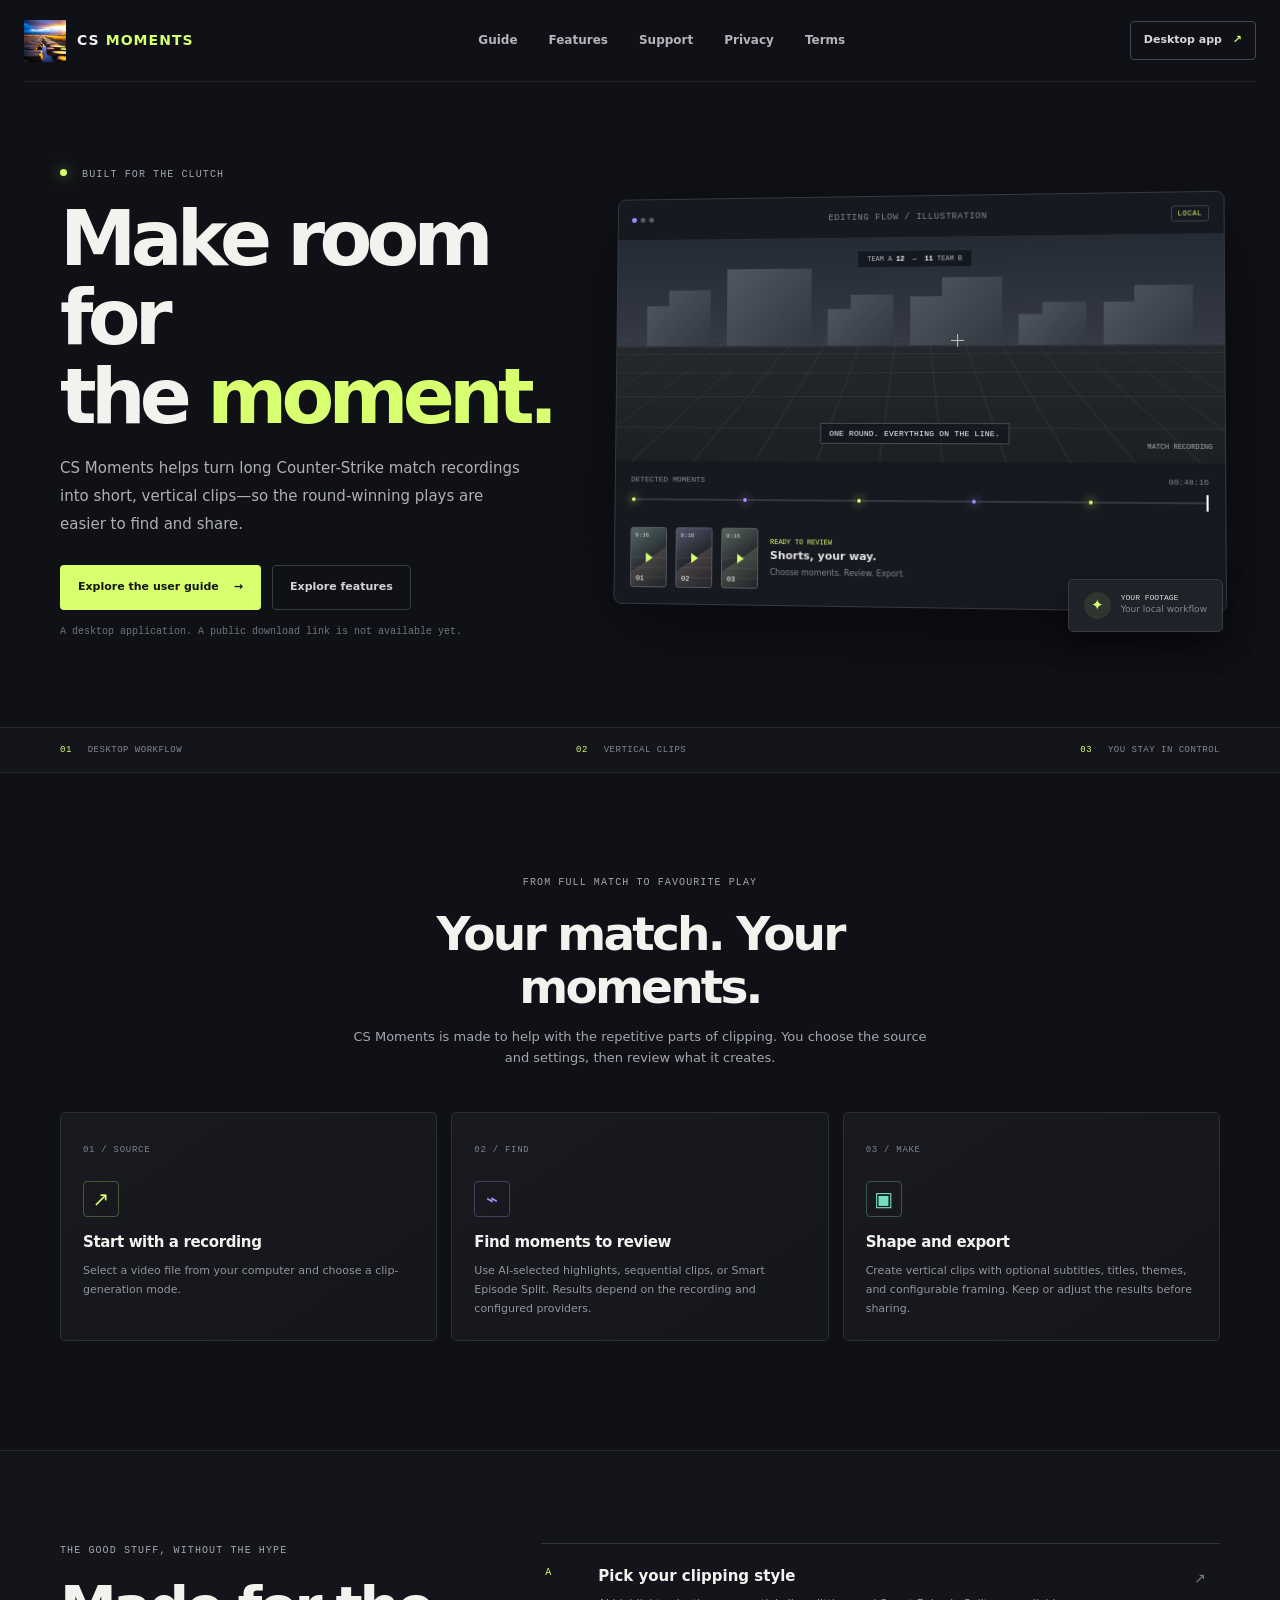
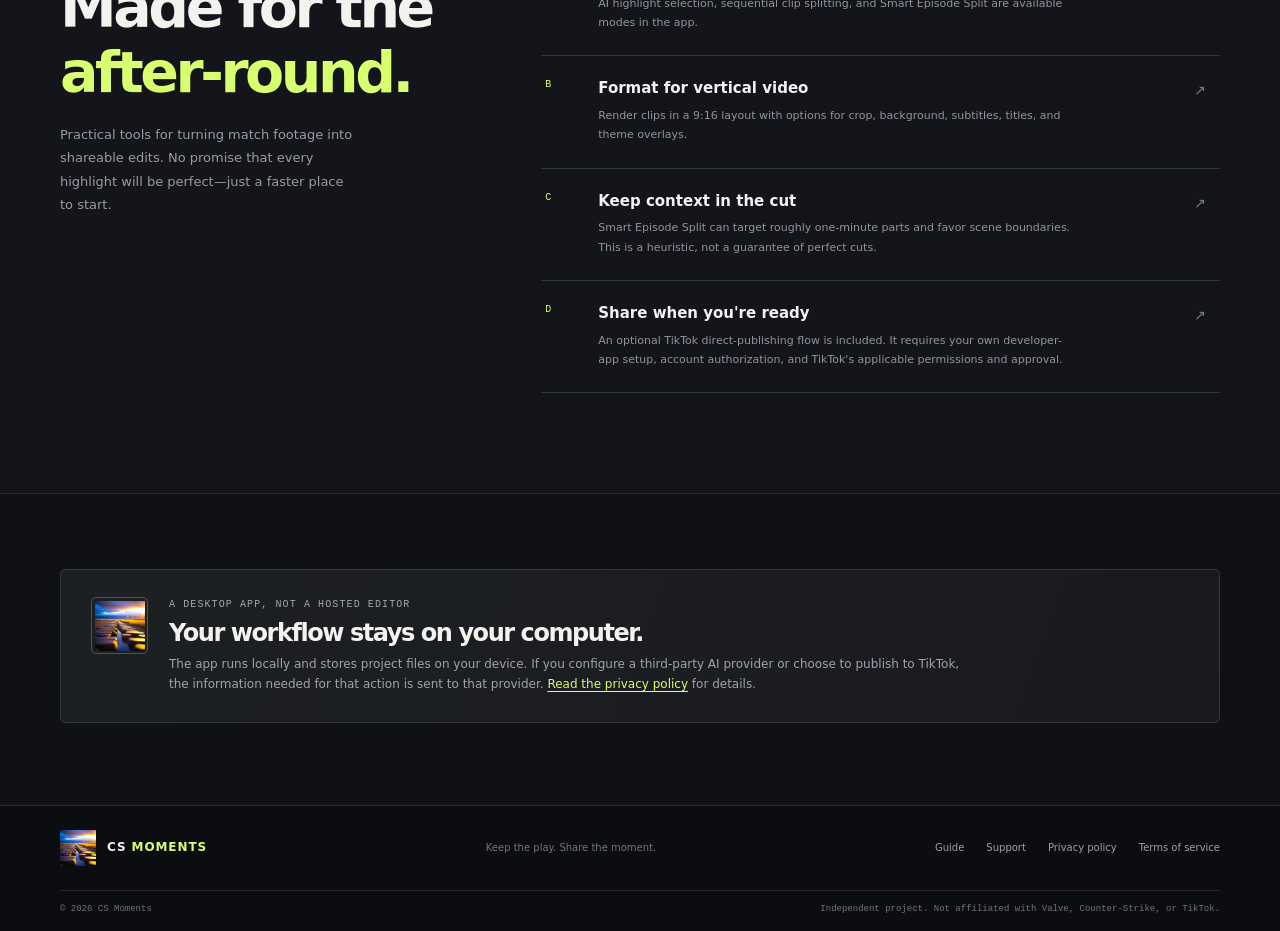
<file: index.html>
<!doctype html>
<html lang="en">
  <head>
    <meta charset="utf-8">
    <meta name="viewport" content="width=device-width, initial-scale=1">
    <meta name="theme-color" content="#101116">
    <meta name="description" content="CS Moments is a desktop app for turning long Counter-Strike match videos into short, vertical highlight clips.">
    <title>CS Moments — Make room for the moment</title>
    <link rel="icon" href="/assets/app-icon.png" type="image/png">
    <link rel="stylesheet" href="/styles.css">
  </head>
  <body>
    <a class="skip-link" href="#main">Skip to content</a>
    <header class="site-header">
      <a class="brand" href="/" aria-label="CS Moments home">
        <img src="/assets/app-icon.png" width="42" height="42" alt="">
        <span>CS <span class="brand-accent">MOMENTS</span></span>
      </a>
      <nav class="main-nav" aria-label="Main navigation">
        <a href="/guide.html">Guide</a>
        <a href="/features.html">Features</a>
        <a href="/support.html">Support</a>
        <a href="/privacy.html">Privacy</a>
        <a href="/terms.html">Terms</a>
      </nav>
      <a class="header-link" href="#availability">Desktop app <span aria-hidden="true">↗</span></a>
    </header>

    <main id="main">
      <section class="hero page-width" aria-labelledby="hero-title">
        <div class="hero-copy">
          <p class="eyebrow"><span class="eyebrow-dot"></span> BUILT FOR THE CLUTCH</p>
          <h1 id="hero-title">Make room for<br>the <span class="accent-text">moment.</span></h1>
          <p class="hero-lede">CS Moments helps turn long Counter-Strike match recordings into short, vertical clips—so the round-winning plays are easier to find and share.</p>
          <div class="hero-actions">
            <a class="button button-primary" href="/guide.html">Explore the user guide <span aria-hidden="true">→</span></a>
            <a class="button button-secondary" href="/features.html">Explore features</a>
          </div>
          <p class="availability-note" id="availability">A desktop application. A public download link is not available yet.</p>
        </div>
        <div class="hero-art" role="img" aria-label="Illustrative graphic showing a match timeline and vertical highlight clips">
          <div class="art-glow"></div>
          <div class="editor-card">
            <div class="editor-top"><span class="window-dots" aria-hidden="true"><i></i><i></i><i></i></span><span>EDITING FLOW / ILLUSTRATION</span><span class="live-pill">LOCAL</span></div>
            <div class="match-frame">
              <div class="frame-grid" aria-hidden="true"></div>
              <div class="frame-skyline" aria-hidden="true"><i></i><i></i><i></i><i></i><i></i><i></i></div>
              <div class="crosshair" aria-hidden="true"></div>
              <div class="match-score"><span>TEAM A <b>12</b></span><span class="score-separator">—</span><span><b>11</b> TEAM B</span></div>
              <div class="frame-caption">ONE ROUND. EVERYTHING ON THE LINE.</div>
              <div class="frame-label">MATCH RECORDING</div>
            </div>
            <div class="timeline">
              <div class="timeline-label"><span>DETECTED MOMENTS</span><span>00:48:16</span></div>
              <div class="timeline-track"><i></i><i></i><i></i><i></i><i></i><b></b></div>
            </div>
            <div class="clip-row">
              <div class="clip-thumb"><span>9:16</span><i></i><b>01</b></div>
              <div class="clip-thumb clip-thumb-two"><span>9:16</span><i></i><b>02</b></div>
              <div class="clip-thumb clip-thumb-three"><span>9:16</span><i></i><b>03</b></div>
              <div class="clip-copy"><span>READY TO REVIEW</span><strong>Shorts, your way.</strong><small>Choose moments. Review. Export.</small></div>
            </div>
          </div>
          <div class="floating-tag"><span class="tag-spark" aria-hidden="true">✦</span><span><b>YOUR FOOTAGE</b><small>Your local workflow</small></span></div>
        </div>
      </section>

      <section class="proof-strip" aria-label="Product summary">
        <div class="page-width proof-inner">
          <p><span>01</span> DESKTOP WORKFLOW</p>
          <p><span>02</span> VERTICAL CLIPS</p>
          <p><span>03</span> YOU STAY IN CONTROL</p>
        </div>
      </section>

      <section class="section page-width" id="how-it-works" aria-labelledby="how-title">
        <div class="section-heading">
          <p class="eyebrow">FROM FULL MATCH TO FAVOURITE PLAY</p>
          <h2 id="how-title">Your match. Your moments.</h2>
          <p>CS Moments is made to help with the repetitive parts of clipping. You choose the source and settings, then review what it creates.</p>
        </div>
        <div class="steps-grid">
          <article class="step-card">
            <span class="step-number">01 / SOURCE</span>
            <div class="step-icon" aria-hidden="true">↗</div>
            <h3>Start with a recording</h3>
            <p>Select a video file from your computer and choose a clip-generation mode.</p>
          </article>
          <article class="step-card">
            <span class="step-number">02 / FIND</span>
            <div class="step-icon step-icon-purple" aria-hidden="true">⌁</div>
            <h3>Find moments to review</h3>
            <p>Use AI-selected highlights, sequential clips, or Smart Episode Split. Results depend on the recording and configured providers.</p>
          </article>
          <article class="step-card">
            <span class="step-number">03 / MAKE</span>
            <div class="step-icon step-icon-green" aria-hidden="true">▣</div>
            <h3>Shape and export</h3>
            <p>Create vertical clips with optional subtitles, titles, themes, and configurable framing. Keep or adjust the results before sharing.</p>
          </article>
        </div>
      </section>

      <section class="feature-section" id="features" aria-labelledby="features-title">
        <div class="page-width feature-layout">
          <div class="feature-intro">
            <p class="eyebrow">THE GOOD STUFF, WITHOUT THE HYPE</p>
            <h2 id="features-title">Made for the<br><span class="accent-text">after-round.</span></h2>
            <p>Practical tools for turning match footage into shareable edits. No promise that every highlight will be perfect—just a faster place to start.</p>
          </div>
          <div class="feature-list">
            <article class="feature-item"><span class="feature-index">A</span><div><h3>Pick your clipping style</h3><p>AI highlight selection, sequential clip splitting, and Smart Episode Split are available modes in the app.</p></div><span class="feature-arrow" aria-hidden="true">↗</span></article>
            <article class="feature-item"><span class="feature-index">B</span><div><h3>Format for vertical video</h3><p>Render clips in a 9:16 layout with options for crop, background, subtitles, titles, and theme overlays.</p></div><span class="feature-arrow" aria-hidden="true">↗</span></article>
            <article class="feature-item"><span class="feature-index">C</span><div><h3>Keep context in the cut</h3><p>Smart Episode Split can target roughly one-minute parts and favor scene boundaries. This is a heuristic, not a guarantee of perfect cuts.</p></div><span class="feature-arrow" aria-hidden="true">↗</span></article>
            <article class="feature-item"><span class="feature-index">D</span><div><h3>Share when you're ready</h3><p>An optional TikTok direct-publishing flow is included. It requires your own developer-app setup, account authorization, and TikTok's applicable permissions and approval.</p></div><span class="feature-arrow" aria-hidden="true">↗</span></article>
          </div>
        </div>
      </section>

      <section class="local-note page-width" aria-labelledby="local-title">
        <div class="local-mark" aria-hidden="true"><img src="/assets/app-icon.png" width="50" height="50" alt=""></div>
        <div><p class="eyebrow">A DESKTOP APP, NOT A HOSTED EDITOR</p><h2 id="local-title">Your workflow stays on your computer.</h2><p>The app runs locally and stores project files on your device. If you configure a third-party AI provider or choose to publish to TikTok, the information needed for that action is sent to that provider. <a href="/privacy.html">Read the privacy policy</a> for details.</p></div>
      </section>
    </main>

    <footer class="site-footer">
      <div class="page-width footer-main">
        <a class="brand footer-brand" href="/" aria-label="CS Moments home"><img src="/assets/app-icon.png" width="36" height="36" alt=""><span>CS <span class="brand-accent">MOMENTS</span></span></a>
        <p>Keep the play. Share the moment.</p>
        <nav aria-label="Site navigation"><a href="/guide.html">Guide</a><a href="/support.html">Support</a><a href="/privacy.html">Privacy policy</a><a href="/terms.html">Terms of service</a></nav>
      </div>
      <div class="page-width footer-legal"><span>© 2026 CS Moments</span><span>Independent project. Not affiliated with Valve, Counter-Strike, or TikTok.</span></div>
    </footer>
  </body>
</html>
</file>
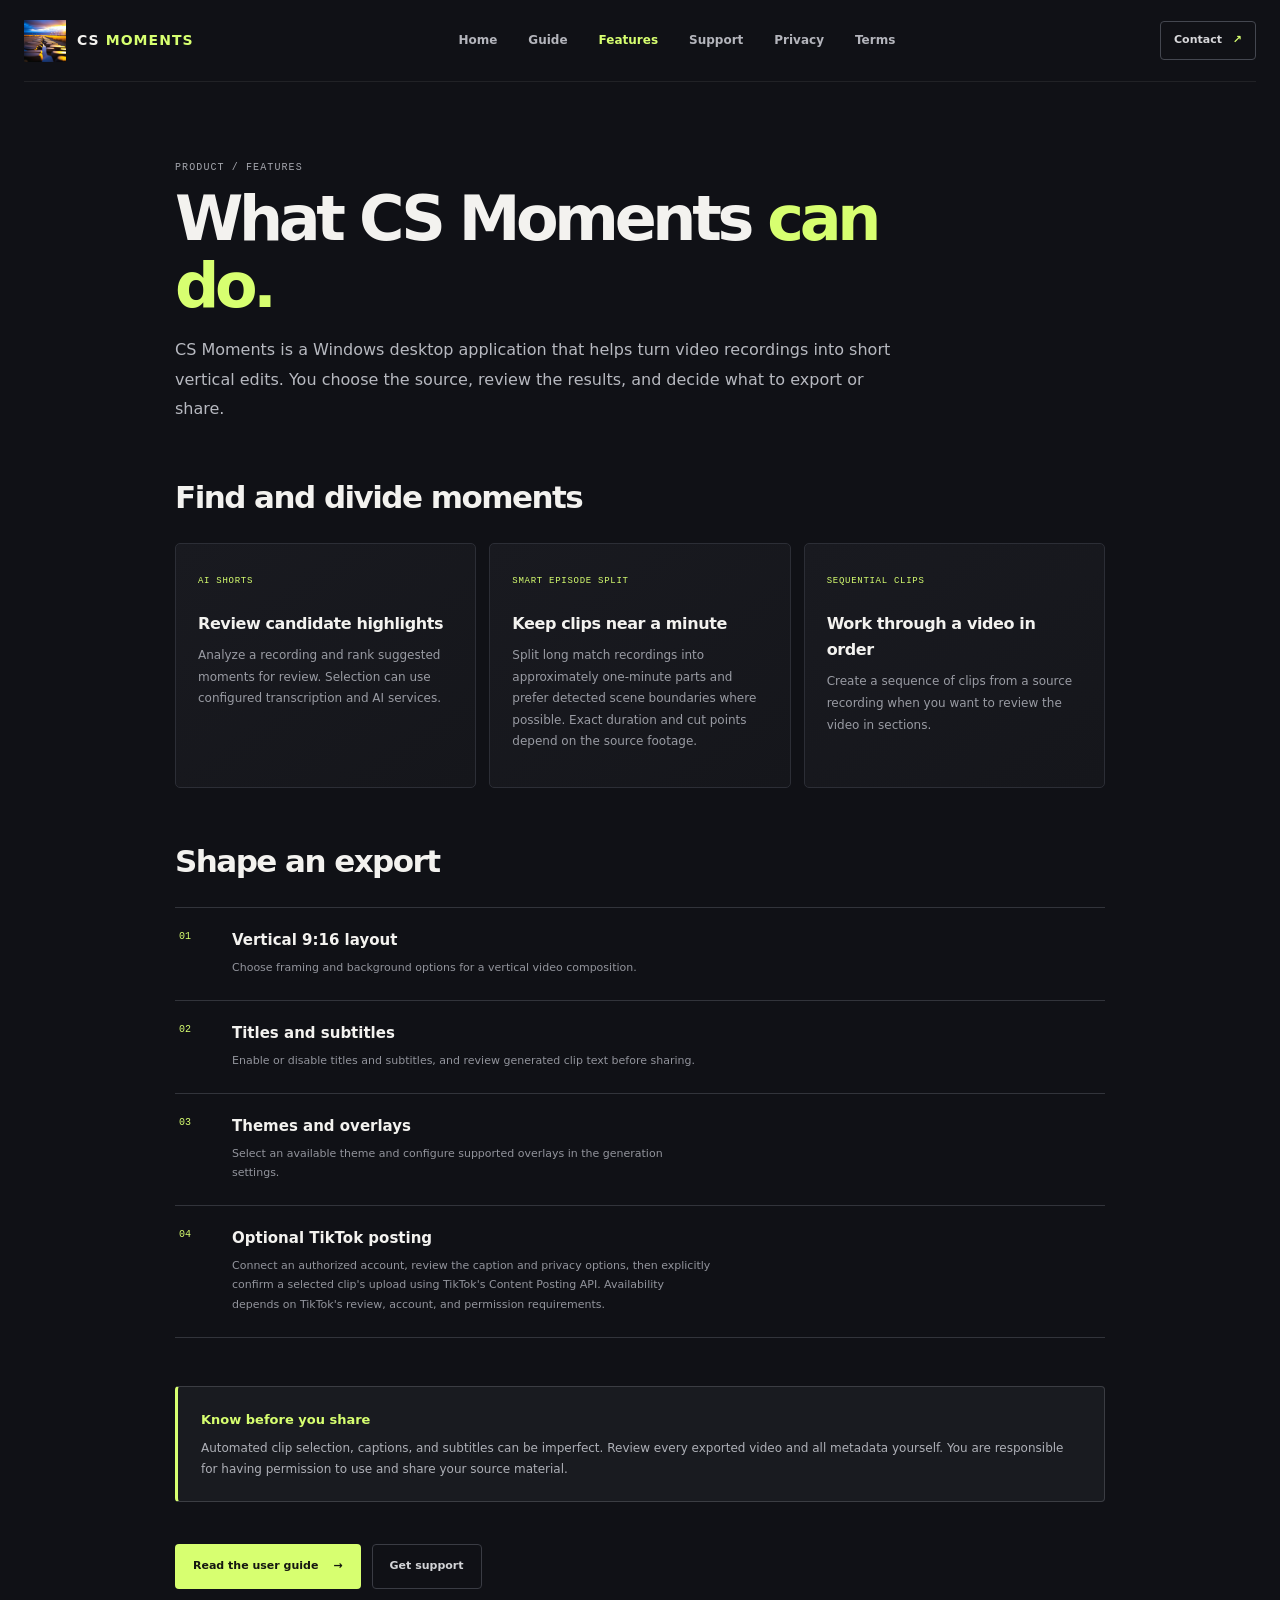
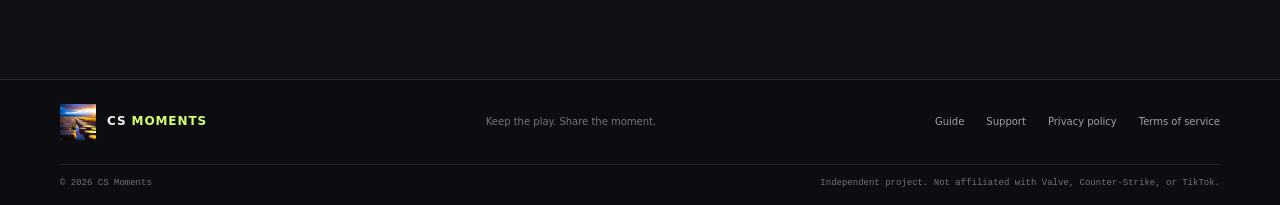
<file: features.html>
<!doctype html>
<html lang="en">
  <head>
    <meta charset="utf-8">
    <meta name="viewport" content="width=device-width, initial-scale=1">
    <meta name="theme-color" content="#101116">
    <meta name="description" content="Learn how CS Moments creates vertical clips, subtitles, titles, and optional TikTok posts from match recordings.">
    <title>Product Features — CS Moments</title>
    <link rel="icon" href="/assets/app-icon.png" type="image/png">
    <link rel="stylesheet" href="/styles.css">
  </head>
  <body>
    <a class="skip-link" href="#main">Skip to content</a>
    <header class="site-header">
      <a class="brand" href="/" aria-label="CS Moments home"><img src="/assets/app-icon.png" width="42" height="42" alt=""><span>CS <span class="brand-accent">MOMENTS</span></span></a>
      <nav class="main-nav" aria-label="Main navigation"><a href="/">Home</a><a href="/guide.html">Guide</a><a aria-current="page" href="/features.html">Features</a><a href="/support.html">Support</a><a href="/privacy.html">Privacy</a><a href="/terms.html">Terms</a></nav>
      <a class="header-link" href="mailto:danil.romoshenko@gmail.com">Contact <span aria-hidden="true">↗</span></a>
    </header>
    <main id="main" class="page-width document-page">
      <p class="eyebrow">PRODUCT / FEATURES</p>
      <h1>What CS Moments <span class="accent-text">can do.</span></h1>
      <p class="document-lede">CS Moments is a Windows desktop application that helps turn video recordings into short vertical edits. You choose the source, review the results, and decide what to export or share.</p>

      <section class="document-section">
        <h2>Find and divide moments</h2>
        <div class="info-grid">
          <article class="info-card"><span class="card-kicker">AI SHORTS</span><h3>Review candidate highlights</h3><p>Analyze a recording and rank suggested moments for review. Selection can use configured transcription and AI services.</p></article>
          <article class="info-card"><span class="card-kicker">SMART EPISODE SPLIT</span><h3>Keep clips near a minute</h3><p>Split long match recordings into approximately one-minute parts and prefer detected scene boundaries where possible. Exact duration and cut points depend on the source footage.</p></article>
          <article class="info-card"><span class="card-kicker">SEQUENTIAL CLIPS</span><h3>Work through a video in order</h3><p>Create a sequence of clips from a source recording when you want to review the video in sections.</p></article>
        </div>
      </section>

      <section class="document-section">
        <h2>Shape an export</h2>
        <div class="feature-list">
          <article class="feature-item"><span class="feature-index">01</span><div><h3>Vertical 9:16 layout</h3><p>Choose framing and background options for a vertical video composition.</p></div></article>
          <article class="feature-item"><span class="feature-index">02</span><div><h3>Titles and subtitles</h3><p>Enable or disable titles and subtitles, and review generated clip text before sharing.</p></div></article>
          <article class="feature-item"><span class="feature-index">03</span><div><h3>Themes and overlays</h3><p>Select an available theme and configure supported overlays in the generation settings.</p></div></article>
          <article class="feature-item"><span class="feature-index">04</span><div><h3>Optional TikTok posting</h3><p>Connect an authorized account, review the caption and privacy options, then explicitly confirm a selected clip's upload using TikTok's Content Posting API. Availability depends on TikTok's review, account, and permission requirements.</p></div></article>
        </div>
      </section>

      <aside class="notice-panel">
        <strong>Know before you share</strong>
        <p>Automated clip selection, captions, and subtitles can be imperfect. Review every exported video and all metadata yourself. You are responsible for having permission to use and share your source material.</p>
      </aside>

      <div class="document-links"><a class="button button-primary" href="/guide.html">Read the user guide <span aria-hidden="true">→</span></a><a class="button button-secondary" href="/support.html">Get support</a></div>
    </main>
    <footer class="site-footer">
      <div class="page-width footer-main"><a class="brand footer-brand" href="/" aria-label="CS Moments home"><img src="/assets/app-icon.png" width="36" height="36" alt=""><span>CS <span class="brand-accent">MOMENTS</span></span></a><p>Keep the play. Share the moment.</p><nav aria-label="Site navigation"><a href="/guide.html">Guide</a><a href="/support.html">Support</a><a href="/privacy.html">Privacy policy</a><a href="/terms.html">Terms of service</a></nav></div>
      <div class="page-width footer-legal"><span>© 2026 CS Moments</span><span>Independent project. Not affiliated with Valve, Counter-Strike, or TikTok.</span></div>
    </footer>
  </body>
</html>
</file>
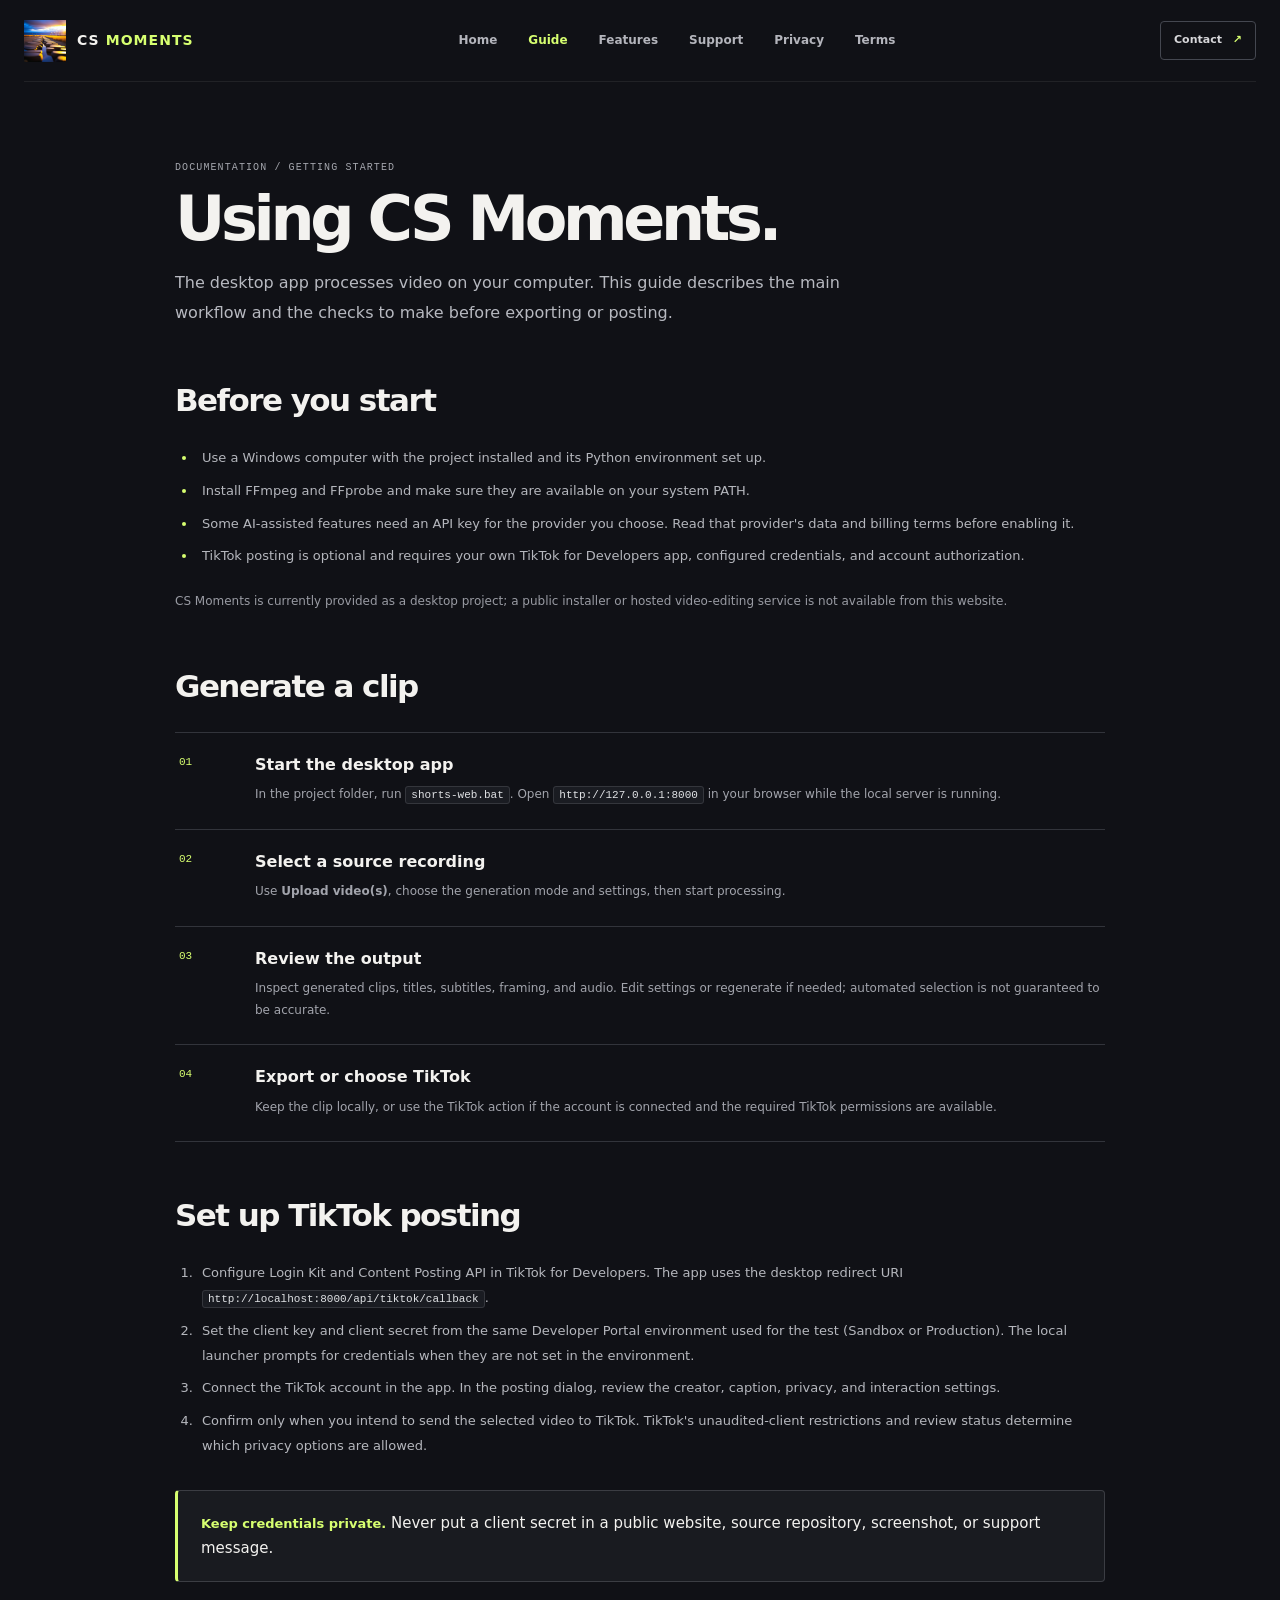
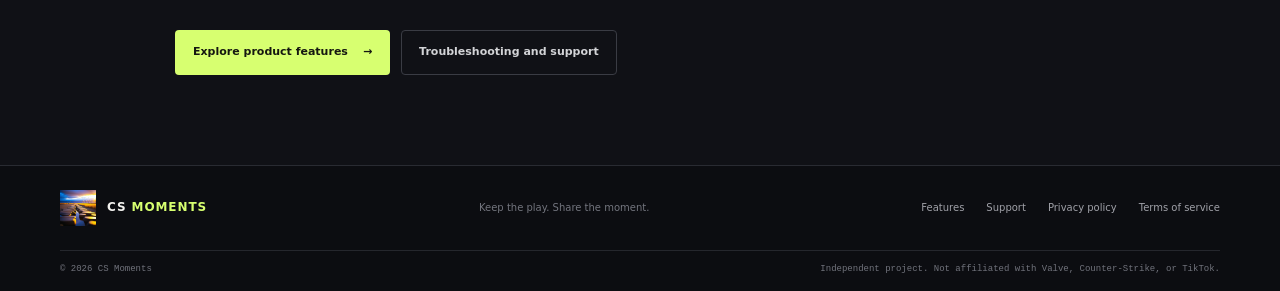
<file: guide.html>
<!doctype html>
<html lang="en">
  <head>
    <meta charset="utf-8">
    <meta name="viewport" content="width=device-width, initial-scale=1">
    <meta name="theme-color" content="#101116">
    <meta name="description" content="User guide for setting up CS Moments, generating vertical clips, and reviewing TikTok posts.">
    <title>User Guide — CS Moments</title>
    <link rel="icon" href="/assets/app-icon.png" type="image/png">
    <link rel="stylesheet" href="/styles.css">
  </head>
  <body>
    <a class="skip-link" href="#main">Skip to content</a>
    <header class="site-header">
      <a class="brand" href="/" aria-label="CS Moments home"><img src="/assets/app-icon.png" width="42" height="42" alt=""><span>CS <span class="brand-accent">MOMENTS</span></span></a>
      <nav class="main-nav" aria-label="Main navigation"><a href="/">Home</a><a aria-current="page" href="/guide.html">Guide</a><a href="/features.html">Features</a><a href="/support.html">Support</a><a href="/privacy.html">Privacy</a><a href="/terms.html">Terms</a></nav>
      <a class="header-link" href="mailto:danil.romoshenko@gmail.com">Contact <span aria-hidden="true">↗</span></a>
    </header>
    <main id="main" class="page-width document-page">
      <p class="eyebrow">DOCUMENTATION / GETTING STARTED</p>
      <h1>Using CS Moments.</h1>
      <p class="document-lede">The desktop app processes video on your computer. This guide describes the main workflow and the checks to make before exporting or posting.</p>

      <section class="document-section">
        <h2>Before you start</h2>
        <ul class="check-list">
          <li>Use a Windows computer with the project installed and its Python environment set up.</li>
          <li>Install FFmpeg and FFprobe and make sure they are available on your system PATH.</li>
          <li>Some AI-assisted features need an API key for the provider you choose. Read that provider's data and billing terms before enabling it.</li>
          <li>TikTok posting is optional and requires your own TikTok for Developers app, configured credentials, and account authorization.</li>
        </ul>
        <p class="muted-copy">CS Moments is currently provided as a desktop project; a public installer or hosted video-editing service is not available from this website.</p>
      </section>

      <section class="document-section">
        <h2>Generate a clip</h2>
        <ol class="guide-steps">
          <li><span>01</span><div><h3>Start the desktop app</h3><p>In the project folder, run <code>shorts-web.bat</code>. Open <code>http://127.0.0.1:8000</code> in your browser while the local server is running.</p></div></li>
          <li><span>02</span><div><h3>Select a source recording</h3><p>Use <strong>Upload video(s)</strong>, choose the generation mode and settings, then start processing.</p></div></li>
          <li><span>03</span><div><h3>Review the output</h3><p>Inspect generated clips, titles, subtitles, framing, and audio. Edit settings or regenerate if needed; automated selection is not guaranteed to be accurate.</p></div></li>
          <li><span>04</span><div><h3>Export or choose TikTok</h3><p>Keep the clip locally, or use the TikTok action if the account is connected and the required TikTok permissions are available.</p></div></li>
        </ol>
      </section>

      <section class="document-section">
        <h2>Set up TikTok posting</h2>
        <ol class="numbered-list">
          <li>Configure Login Kit and Content Posting API in TikTok for Developers. The app uses the desktop redirect URI <code>http://localhost:8000/api/tiktok/callback</code>.</li>
          <li>Set the client key and client secret from the same Developer Portal environment used for the test (Sandbox or Production). The local launcher prompts for credentials when they are not set in the environment.</li>
          <li>Connect the TikTok account in the app. In the posting dialog, review the creator, caption, privacy, and interaction settings.</li>
          <li>Confirm only when you intend to send the selected video to TikTok. TikTok's unaudited-client restrictions and review status determine which privacy options are allowed.</li>
        </ol>
        <p class="notice-panel"><strong>Keep credentials private.</strong> Never put a client secret in a public website, source repository, screenshot, or support message.</p>
      </section>

      <div class="document-links"><a class="button button-primary" href="/features.html">Explore product features <span aria-hidden="true">→</span></a><a class="button button-secondary" href="/support.html">Troubleshooting and support</a></div>
    </main>
    <footer class="site-footer">
      <div class="page-width footer-main"><a class="brand footer-brand" href="/" aria-label="CS Moments home"><img src="/assets/app-icon.png" width="36" height="36" alt=""><span>CS <span class="brand-accent">MOMENTS</span></span></a><p>Keep the play. Share the moment.</p><nav aria-label="Site navigation"><a href="/features.html">Features</a><a href="/support.html">Support</a><a href="/privacy.html">Privacy policy</a><a href="/terms.html">Terms of service</a></nav></div>
      <div class="page-width footer-legal"><span>© 2026 CS Moments</span><span>Independent project. Not affiliated with Valve, Counter-Strike, or TikTok.</span></div>
    </footer>
  </body>
</html>
</file>
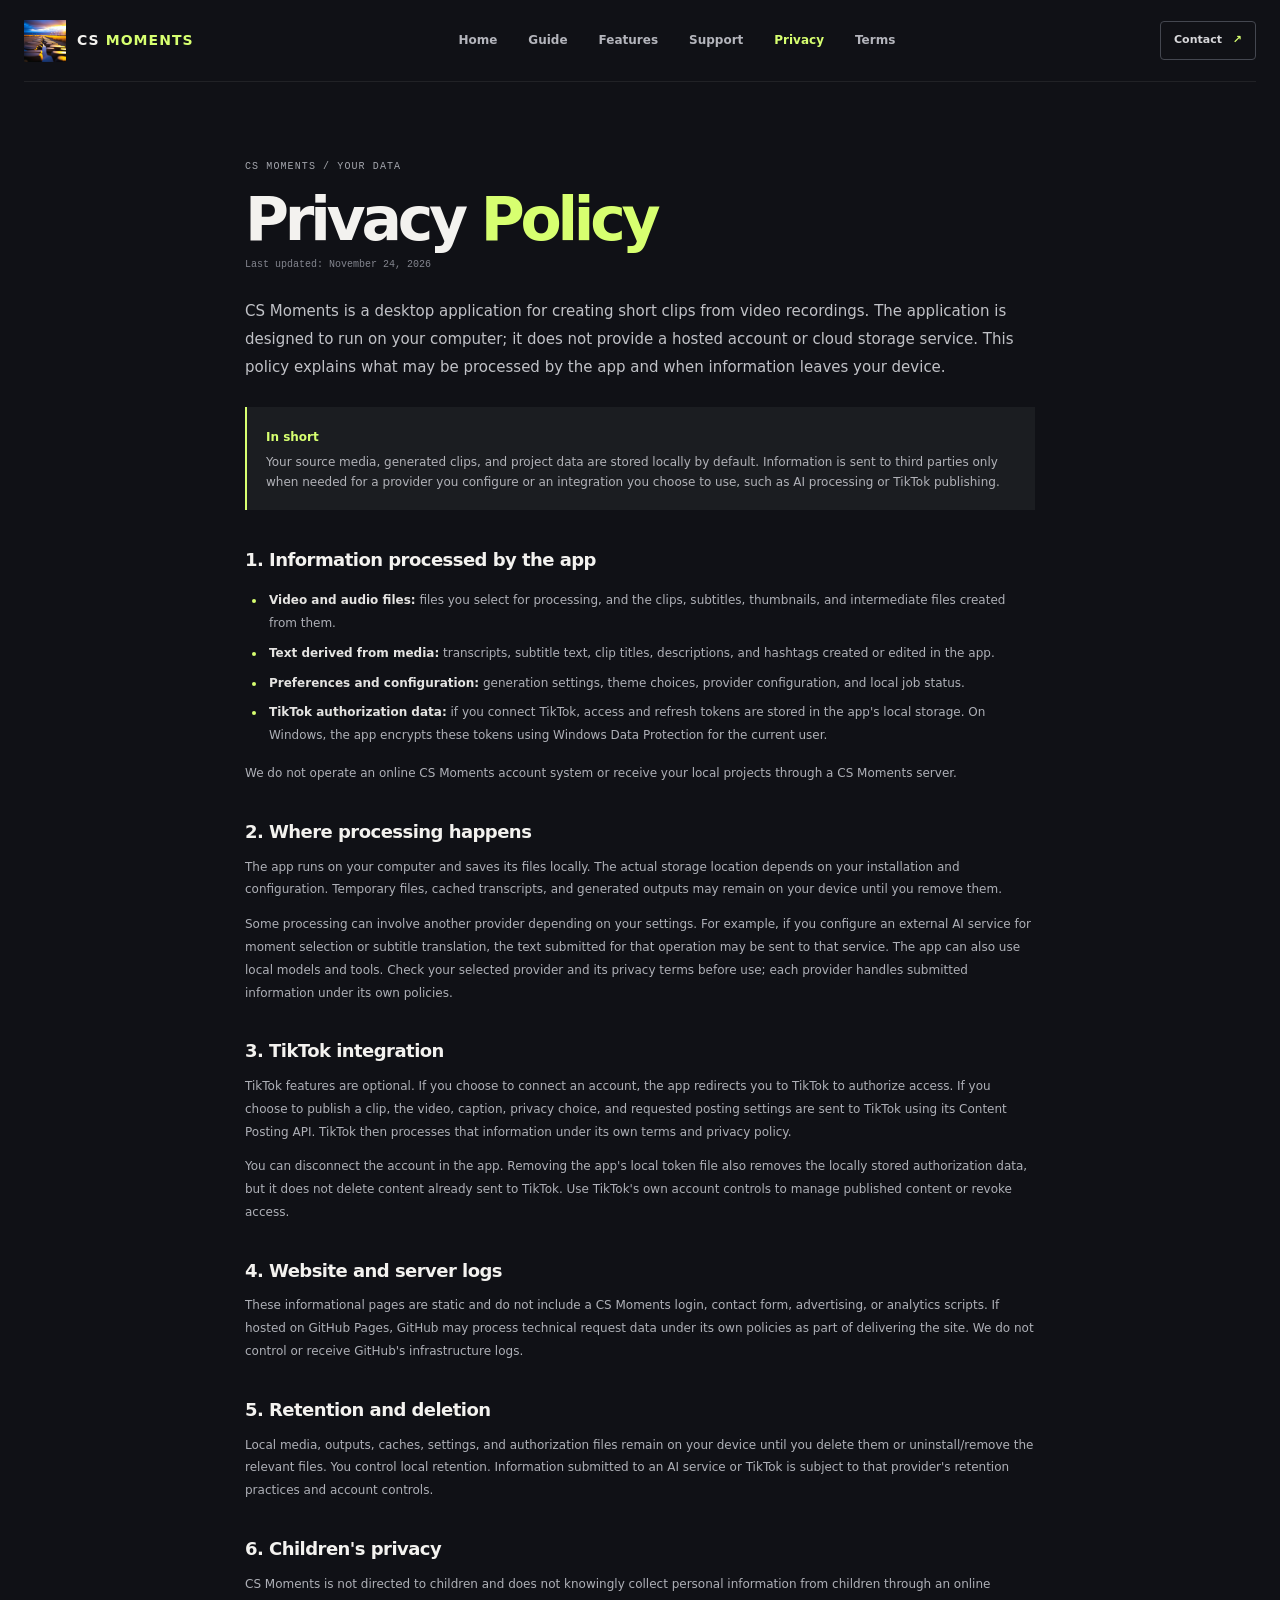
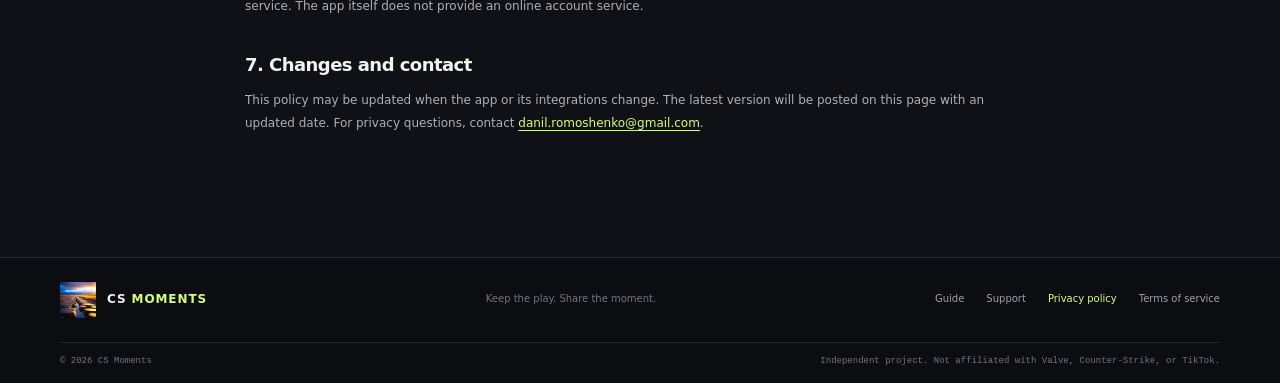
<file: privacy.html>
<!doctype html>
<html lang="en">
  <head>
    <meta charset="utf-8">
    <meta name="viewport" content="width=device-width, initial-scale=1">
    <meta name="theme-color" content="#101116">
    <meta name="description" content="Privacy policy for the CS Moments desktop application and information about how it handles your files and integrations.">
    <title>Privacy Policy — CS Moments</title>
    <link rel="icon" href="/assets/app-icon.png" type="image/png">
    <link rel="stylesheet" href="/styles.css">
  </head>
  <body>
    <a class="skip-link" href="#main">Skip to content</a>
    <header class="site-header">
      <a class="brand" href="/" aria-label="CS Moments home"><img src="/assets/app-icon.png" width="42" height="42" alt=""><span>CS <span class="brand-accent">MOMENTS</span></span></a>
      <nav class="main-nav" aria-label="Main navigation"><a href="/">Home</a><a href="/guide.html">Guide</a><a href="/features.html">Features</a><a href="/support.html">Support</a><a aria-current="page" href="/privacy.html">Privacy</a><a href="/terms.html">Terms</a></nav>
      <a class="header-link" href="mailto:danil.romoshenko@gmail.com">Contact <span aria-hidden="true">↗</span></a>
    </header>
    <main id="main" class="legal-page page-width">
      <p class="eyebrow">CS MOMENTS / YOUR DATA</p>
      <h1>Privacy <span class="accent-text">Policy</span></h1>
      <p class="legal-updated">Last updated: November 24, 2026</p>
      <p class="legal-lede">CS Moments is a desktop application for creating short clips from video recordings. The application is designed to run on your computer; it does not provide a hosted account or cloud storage service. This policy explains what may be processed by the app and when information leaves your device.</p>

      <div class="legal-callout"><strong>In short</strong><p>Your source media, generated clips, and project data are stored locally by default. Information is sent to third parties only when needed for a provider you configure or an integration you choose to use, such as AI processing or TikTok publishing.</p></div>

      <section class="legal-section"><h2>1. Information processed by the app</h2>
        <ul>
          <li><strong>Video and audio files:</strong> files you select for processing, and the clips, subtitles, thumbnails, and intermediate files created from them.</li>
          <li><strong>Text derived from media:</strong> transcripts, subtitle text, clip titles, descriptions, and hashtags created or edited in the app.</li>
          <li><strong>Preferences and configuration:</strong> generation settings, theme choices, provider configuration, and local job status.</li>
          <li><strong>TikTok authorization data:</strong> if you connect TikTok, access and refresh tokens are stored in the app's local storage. On Windows, the app encrypts these tokens using Windows Data Protection for the current user.</li>
        </ul>
        <p>We do not operate an online CS Moments account system or receive your local projects through a CS Moments server.</p>
      </section>

      <section class="legal-section"><h2>2. Where processing happens</h2>
        <p>The app runs on your computer and saves its files locally. The actual storage location depends on your installation and configuration. Temporary files, cached transcripts, and generated outputs may remain on your device until you remove them.</p>
        <p>Some processing can involve another provider depending on your settings. For example, if you configure an external AI service for moment selection or subtitle translation, the text submitted for that operation may be sent to that service. The app can also use local models and tools. Check your selected provider and its privacy terms before use; each provider handles submitted information under its own policies.</p>
      </section>

      <section class="legal-section"><h2>3. TikTok integration</h2>
        <p>TikTok features are optional. If you choose to connect an account, the app redirects you to TikTok to authorize access. If you choose to publish a clip, the video, caption, privacy choice, and requested posting settings are sent to TikTok using its Content Posting API. TikTok then processes that information under its own terms and privacy policy.</p>
        <p>You can disconnect the account in the app. Removing the app's local token file also removes the locally stored authorization data, but it does not delete content already sent to TikTok. Use TikTok's own account controls to manage published content or revoke access.</p>
      </section>

      <section class="legal-section"><h2>4. Website and server logs</h2>
        <p>These informational pages are static and do not include a CS Moments login, contact form, advertising, or analytics scripts. If hosted on GitHub Pages, GitHub may process technical request data under its own policies as part of delivering the site. We do not control or receive GitHub's infrastructure logs.</p>
      </section>

      <section class="legal-section"><h2>5. Retention and deletion</h2>
        <p>Local media, outputs, caches, settings, and authorization files remain on your device until you delete them or uninstall/remove the relevant files. You control local retention. Information submitted to an AI service or TikTok is subject to that provider's retention practices and account controls.</p>
      </section>

      <section class="legal-section"><h2>6. Children's privacy</h2>
        <p>CS Moments is not directed to children and does not knowingly collect personal information from children through an online service. The app itself does not provide an online account service.</p>
      </section>

      <section class="legal-section"><h2>7. Changes and contact</h2>
        <p>This policy may be updated when the app or its integrations change. The latest version will be posted on this page with an updated date. For privacy questions, contact <a href="mailto:danil.romoshenko@gmail.com">danil.romoshenko@gmail.com</a>.</p>
      </section>
    </main>
    <footer class="site-footer">
      <div class="page-width footer-main"><a class="brand footer-brand" href="/" aria-label="CS Moments home"><img src="/assets/app-icon.png" width="36" height="36" alt=""><span>CS <span class="brand-accent">MOMENTS</span></span></a><p>Keep the play. Share the moment.</p><nav aria-label="Site navigation"><a href="/guide.html">Guide</a><a href="/support.html">Support</a><a href="/privacy.html" aria-current="page">Privacy policy</a><a href="/terms.html">Terms of service</a></nav></div>
      <div class="page-width footer-legal"><span>© 2026 CS Moments</span><span>Independent project. Not affiliated with Valve, Counter-Strike, or TikTok.</span></div>
    </footer>
  </body>
</html>
</file>
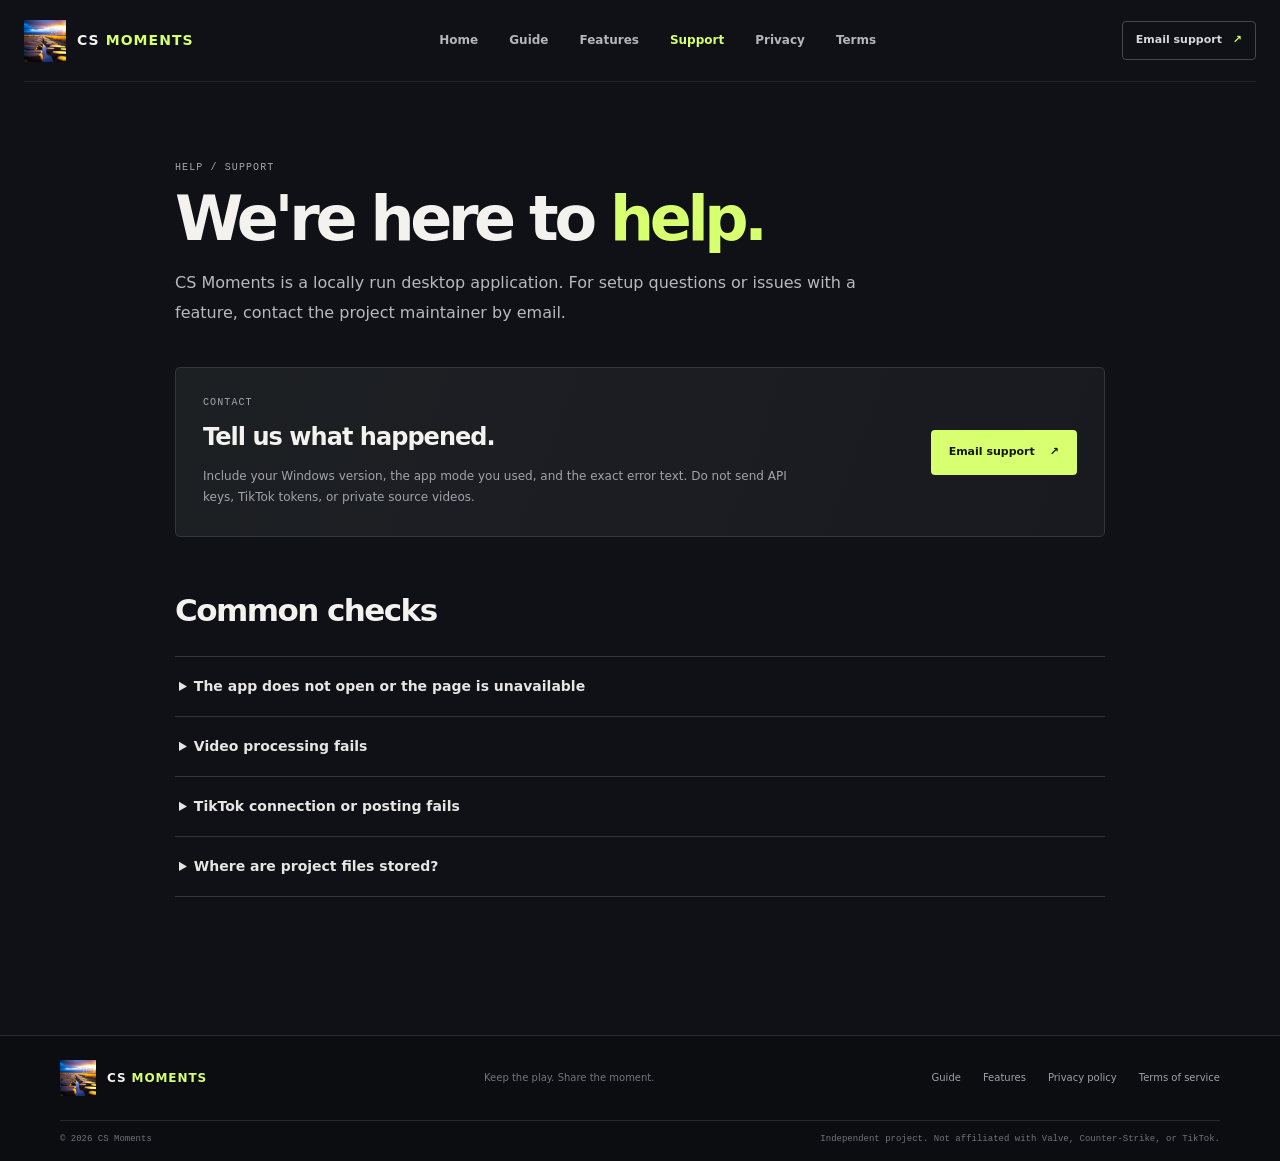
<file: support.html>
<!doctype html>
<html lang="en">
  <head>
    <meta charset="utf-8">
    <meta name="viewport" content="width=device-width, initial-scale=1">
    <meta name="theme-color" content="#101116">
    <meta name="description" content="Help and contact information for CS Moments users.">
    <title>Help and Support — CS Moments</title>
    <link rel="icon" href="/assets/app-icon.png" type="image/png">
    <link rel="stylesheet" href="/styles.css">
  </head>
  <body>
    <a class="skip-link" href="#main">Skip to content</a>
    <header class="site-header">
      <a class="brand" href="/" aria-label="CS Moments home"><img src="/assets/app-icon.png" width="42" height="42" alt=""><span>CS <span class="brand-accent">MOMENTS</span></span></a>
      <nav class="main-nav" aria-label="Main navigation"><a href="/">Home</a><a href="/guide.html">Guide</a><a href="/features.html">Features</a><a aria-current="page" href="/support.html">Support</a><a href="/privacy.html">Privacy</a><a href="/terms.html">Terms</a></nav>
      <a class="header-link" href="mailto:danil.romoshenko@gmail.com">Email support <span aria-hidden="true">↗</span></a>
    </header>
    <main id="main" class="page-width document-page">
      <p class="eyebrow">HELP / SUPPORT</p>
      <h1>We're here to <span class="accent-text">help.</span></h1>
      <p class="document-lede">CS Moments is a locally run desktop application. For setup questions or issues with a feature, contact the project maintainer by email.</p>

      <section class="support-panel">
        <div><p class="eyebrow">CONTACT</p><h2>Tell us what happened.</h2><p>Include your Windows version, the app mode you used, and the exact error text. Do not send API keys, TikTok tokens, or private source videos.</p></div>
        <a class="button button-primary" href="mailto:danil.romoshenko@gmail.com?subject=CS%20Moments%20support">Email support <span aria-hidden="true">↗</span></a>
      </section>

      <section class="document-section">
        <h2>Common checks</h2>
        <div class="faq-list">
          <details><summary>The app does not open or the page is unavailable</summary><p>Confirm that <code>shorts-web.bat</code> is still running in its console window, then open <code>http://127.0.0.1:8000</code>. Check the console for an error and verify the project environment and required packages are installed.</p></details>
          <details><summary>Video processing fails</summary><p>Check that FFmpeg and FFprobe are installed and on PATH, that the input file can be read, and that enough disk space is available. If you contact support, share the error text with file names and private details removed.</p></details>
          <details><summary>TikTok connection or posting fails</summary><p>Confirm the Developer Portal credentials and redirect URI match the environment, that the account is authorized, and that the required product and scope are available. TikTok can restrict unaudited apps to private posting. Do not share credentials or authorization tokens with support.</p></details>
          <details><summary>Where are project files stored?</summary><p>Jobs and generated clips are stored on your computer in the application's configured storage folder. See the <a href="/privacy.html">Privacy Policy</a> for data handling details.</p></details>
        </div>
      </section>
    </main>
    <footer class="site-footer">
      <div class="page-width footer-main"><a class="brand footer-brand" href="/" aria-label="CS Moments home"><img src="/assets/app-icon.png" width="36" height="36" alt=""><span>CS <span class="brand-accent">MOMENTS</span></span></a><p>Keep the play. Share the moment.</p><nav aria-label="Site navigation"><a href="/guide.html">Guide</a><a href="/features.html">Features</a><a href="/privacy.html">Privacy policy</a><a href="/terms.html">Terms of service</a></nav></div>
      <div class="page-width footer-legal"><span>© 2026 CS Moments</span><span>Independent project. Not affiliated with Valve, Counter-Strike, or TikTok.</span></div>
    </footer>
  </body>
</html>
</file>
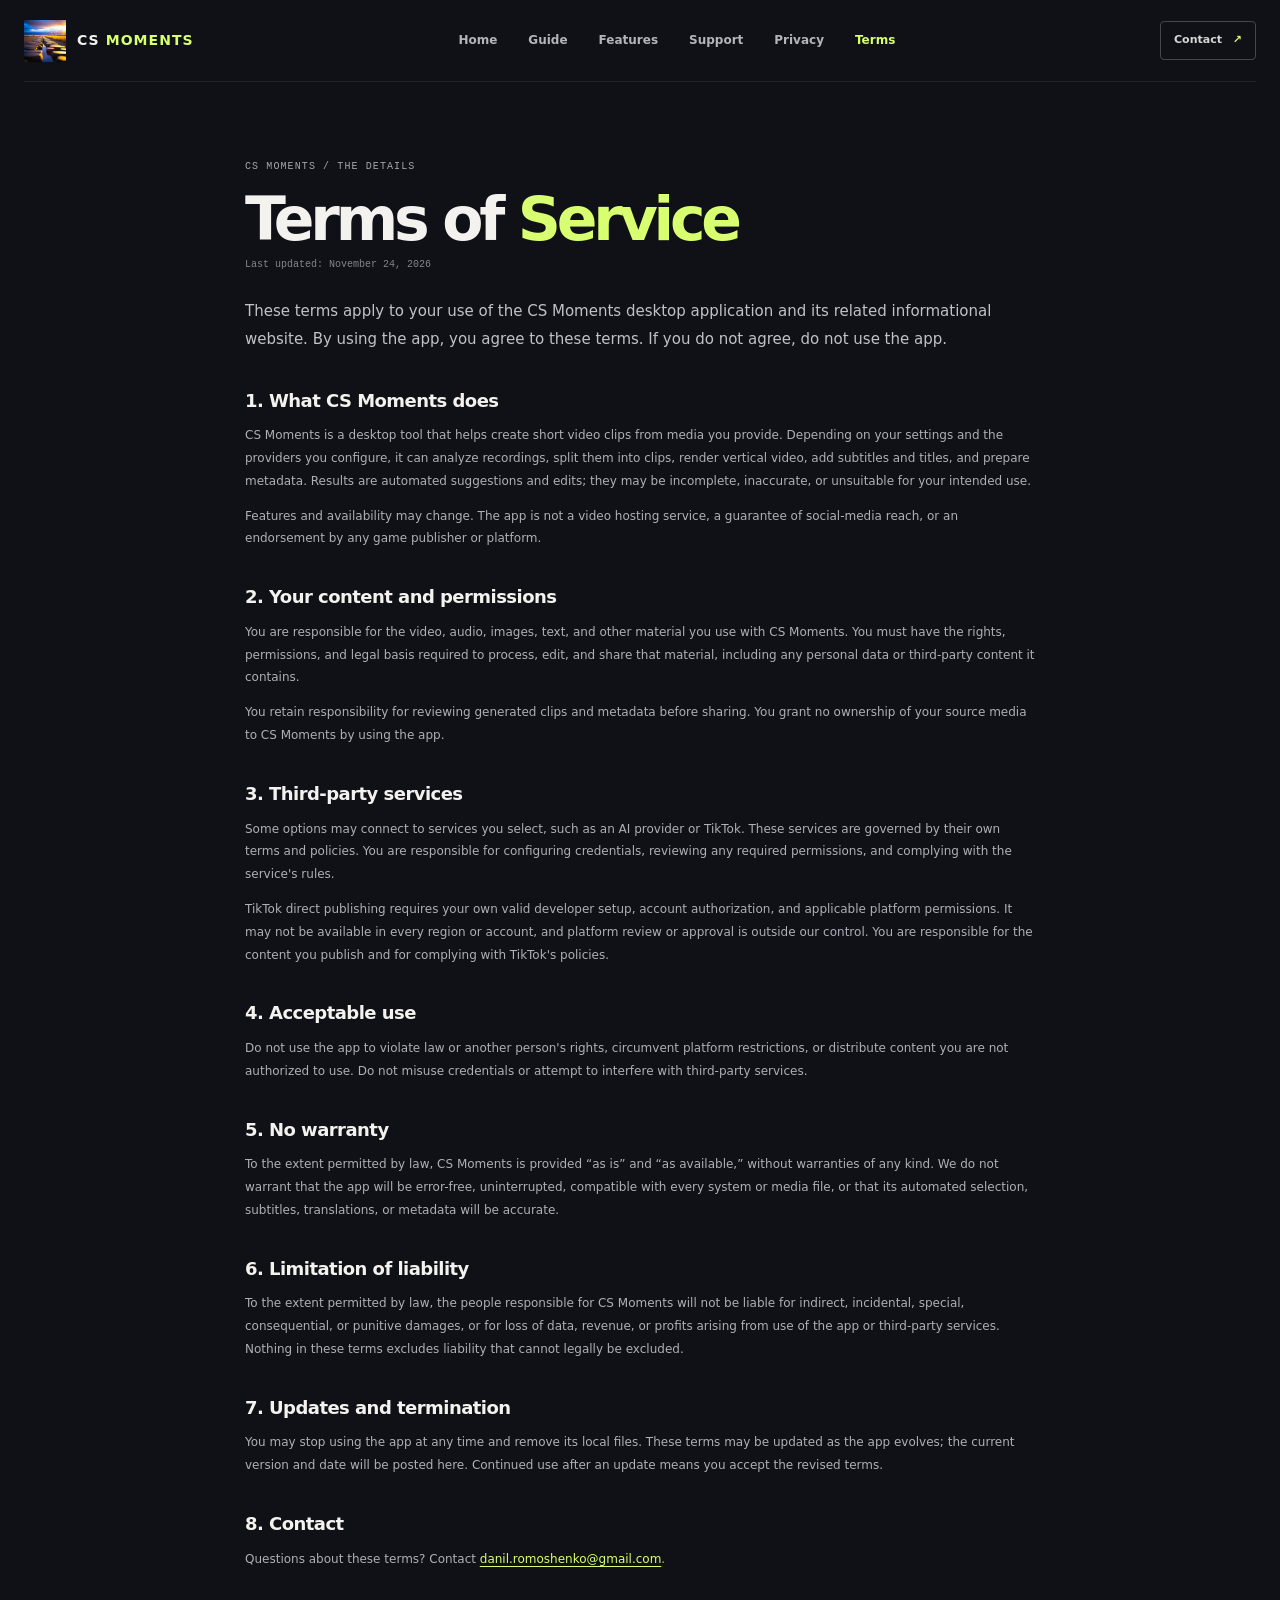
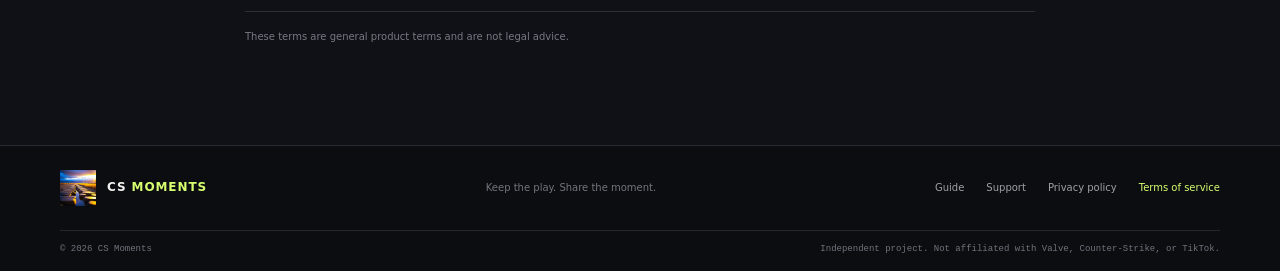
<file: terms.html>
<!doctype html>
<html lang="en">
  <head>
    <meta charset="utf-8">
    <meta name="viewport" content="width=device-width, initial-scale=1">
    <meta name="theme-color" content="#101116">
    <meta name="description" content="Terms of service for use of the CS Moments desktop application.">
    <title>Terms of Service — CS Moments</title>
    <link rel="icon" href="/assets/app-icon.png" type="image/png">
    <link rel="stylesheet" href="/styles.css">
  </head>
  <body>
    <a class="skip-link" href="#main">Skip to content</a>
    <header class="site-header">
      <a class="brand" href="/" aria-label="CS Moments home"><img src="/assets/app-icon.png" width="42" height="42" alt=""><span>CS <span class="brand-accent">MOMENTS</span></span></a>
      <nav class="main-nav" aria-label="Main navigation"><a href="/">Home</a><a href="/guide.html">Guide</a><a href="/features.html">Features</a><a href="/support.html">Support</a><a href="/privacy.html">Privacy</a><a aria-current="page" href="/terms.html">Terms</a></nav>
      <a class="header-link" href="mailto:danil.romoshenko@gmail.com">Contact <span aria-hidden="true">↗</span></a>
    </header>
    <main id="main" class="legal-page page-width">
      <p class="eyebrow">CS MOMENTS / THE DETAILS</p>
      <h1>Terms of <span class="accent-text">Service</span></h1>
      <p class="legal-updated">Last updated: November 24, 2026</p>
      <p class="legal-lede">These terms apply to your use of the CS Moments desktop application and its related informational website. By using the app, you agree to these terms. If you do not agree, do not use the app.</p>

      <section class="legal-section"><h2>1. What CS Moments does</h2>
        <p>CS Moments is a desktop tool that helps create short video clips from media you provide. Depending on your settings and the providers you configure, it can analyze recordings, split them into clips, render vertical video, add subtitles and titles, and prepare metadata. Results are automated suggestions and edits; they may be incomplete, inaccurate, or unsuitable for your intended use.</p>
        <p>Features and availability may change. The app is not a video hosting service, a guarantee of social-media reach, or an endorsement by any game publisher or platform.</p>
      </section>

      <section class="legal-section"><h2>2. Your content and permissions</h2>
        <p>You are responsible for the video, audio, images, text, and other material you use with CS Moments. You must have the rights, permissions, and legal basis required to process, edit, and share that material, including any personal data or third-party content it contains.</p>
        <p>You retain responsibility for reviewing generated clips and metadata before sharing. You grant no ownership of your source media to CS Moments by using the app.</p>
      </section>

      <section class="legal-section"><h2>3. Third-party services</h2>
        <p>Some options may connect to services you select, such as an AI provider or TikTok. These services are governed by their own terms and policies. You are responsible for configuring credentials, reviewing any required permissions, and complying with the service's rules.</p>
        <p>TikTok direct publishing requires your own valid developer setup, account authorization, and applicable platform permissions. It may not be available in every region or account, and platform review or approval is outside our control. You are responsible for the content you publish and for complying with TikTok's policies.</p>
      </section>

      <section class="legal-section"><h2>4. Acceptable use</h2>
        <p>Do not use the app to violate law or another person's rights, circumvent platform restrictions, or distribute content you are not authorized to use. Do not misuse credentials or attempt to interfere with third-party services.</p>
      </section>

      <section class="legal-section"><h2>5. No warranty</h2>
        <p>To the extent permitted by law, CS Moments is provided “as is” and “as available,” without warranties of any kind. We do not warrant that the app will be error-free, uninterrupted, compatible with every system or media file, or that its automated selection, subtitles, translations, or metadata will be accurate.</p>
      </section>

      <section class="legal-section"><h2>6. Limitation of liability</h2>
        <p>To the extent permitted by law, the people responsible for CS Moments will not be liable for indirect, incidental, special, consequential, or punitive damages, or for loss of data, revenue, or profits arising from use of the app or third-party services. Nothing in these terms excludes liability that cannot legally be excluded.</p>
      </section>

      <section class="legal-section"><h2>7. Updates and termination</h2>
        <p>You may stop using the app at any time and remove its local files. These terms may be updated as the app evolves; the current version and date will be posted here. Continued use after an update means you accept the revised terms.</p>
      </section>

      <section class="legal-section"><h2>8. Contact</h2>
        <p>Questions about these terms? Contact <a href="mailto:danil.romoshenko@gmail.com">danil.romoshenko@gmail.com</a>.</p>
      </section>
      <p class="legal-disclaimer">These terms are general product terms and are not legal advice.</p>
    </main>
    <footer class="site-footer">
      <div class="page-width footer-main"><a class="brand footer-brand" href="/" aria-label="CS Moments home"><img src="/assets/app-icon.png" width="36" height="36" alt=""><span>CS <span class="brand-accent">MOMENTS</span></span></a><p>Keep the play. Share the moment.</p><nav aria-label="Site navigation"><a href="/guide.html">Guide</a><a href="/support.html">Support</a><a href="/privacy.html">Privacy policy</a><a href="/terms.html" aria-current="page">Terms of service</a></nav></div>
      <div class="page-width footer-legal"><span>© 2026 CS Moments</span><span>Independent project. Not affiliated with Valve, Counter-Strike, or TikTok.</span></div>
    </footer>
  </body>
</html>
</file>
<file: styles.css>
:root {
  color-scheme: dark;
  --bg: #101116;
  --surface: #17191f;
  --surface-raised: #1d2027;
  --line: #2a2d35;
  --text: #f3f2ef;
  --muted: #a4a6ad;
  --muted-2: #72757e;
  --lime: #d7ff70;
  --purple: #a993ff;
  --mono: "Cascadia Code", "Segoe UI Mono", Consolas, monospace;
  --sans: "Segoe UI", system-ui, sans-serif;
}

* { box-sizing: border-box; }
html { scroll-behavior: smooth; }
body { margin: 0; background: var(--bg); color: var(--text); font-family: var(--sans); font-size: 15px; line-height: 1.65; }
a { color: inherit; }
a:focus-visible { outline: 2px solid var(--lime); outline-offset: 4px; border-radius: 2px; }
.page-width { width: min(1160px, calc(100% - 48px)); margin-inline: auto; }
.skip-link { position: absolute; z-index: 20; top: 8px; left: 8px; padding: 10px 14px; transform: translateY(-150%); background: var(--lime); color: #14150f; font-weight: 800; }
.skip-link:focus { transform: translateY(0); }
.site-header { min-height: 82px; width: min(1320px, calc(100% - 48px)); margin: auto; display: flex; align-items: center; justify-content: space-between; gap: 30px; border-bottom: 1px solid rgba(255,255,255,.07); }
.brand { display: inline-flex; align-items: center; gap: 11px; color: var(--text); font-weight: 800; font-size: 14px; letter-spacing: .075em; text-decoration: none; white-space: nowrap; }
.brand img { display: block; }
.brand-accent { color: var(--lime); }
.main-nav, .site-header nav { display: flex; align-items: center; gap: 31px; }
.main-nav a, .site-header nav a { color: #b4b5bc; font-size: 12px; font-weight: 600; text-decoration: none; transition: color .18s ease; }
.main-nav a:hover, .site-header nav a:hover, .main-nav a[aria-current="page"] { color: var(--lime); }
.header-link { padding: 9px 13px; border: 1px solid #444750; border-radius: 4px; color: #d7d7da; text-decoration: none; font-size: 11px; font-weight: 700; white-space: nowrap; }
.header-link span { margin-left: 7px; color: var(--lime); }
.hero { position: relative; display: grid; grid-template-columns: .9fr 1.1fr; align-items: center; gap: 25px; padding-top: 85px; padding-bottom: 87px; }
.hero-copy { position: relative; z-index: 2; }
.eyebrow { margin: 0 0 17px; color: var(--muted); font: 500 10px/1.5 var(--mono); letter-spacing: .11em; }
.eyebrow-dot { display: inline-block; width: 7px; height: 7px; margin-right: 8px; border-radius: 50%; background: var(--lime); box-shadow: 0 0 13px #d7ff7080; vertical-align: 1px; }
h1, h2, h3, p { margin-top: 0; }
.hero h1 { margin-bottom: 19px; font-size: clamp(52px, 6vw, 78px); font-weight: 800; letter-spacing: -.075em; line-height: 1.03; }
.accent-text { color: var(--lime); }
.hero-lede { max-width: 470px; margin-bottom: 26px; color: #aeb0b6; font-size: 15px; line-height: 1.85; }
.hero-actions { display: flex; flex-wrap: wrap; gap: 11px; }
.button { display: inline-flex; min-height: 45px; align-items: center; justify-content: center; gap: 15px; padding: 0 17px; border: 1px solid transparent; border-radius: 4px; font-size: 11px; font-weight: 800; text-decoration: none; transition: transform .18s ease, background .18s ease; }
.button:hover { transform: translateY(-2px); }
.button-primary { background: var(--lime); color: #151710; }
.button-primary:hover { background: #e2ff9e; }
.button-secondary { border-color: #3a3c44; color: #d3d4d7; }
.availability-note { margin: 14px 0 0; color: var(--muted-2); font: 10px/1.6 var(--mono); }
.hero-art { position: relative; min-width: 0; padding: 24px 0 30px 12px; }
.art-glow { position: absolute; width: 80%; height: 70%; top: 12%; right: 3%; background: radial-gradient(ellipse, #b0f35720 0, #9b84ed10 42%, transparent 72%); filter: blur(26px); }
.editor-card { position: relative; z-index: 1; overflow: hidden; border: 1px solid #353943; border-radius: 8px; background: #171920; box-shadow: 0 24px 85px #0008; transform: perspective(1200px) rotateY(-5deg) rotateX(2deg); }
.editor-top { display: flex; height: 42px; align-items: center; justify-content: space-between; padding: 0 14px; border-bottom: 1px solid #2a2d35; color: #838691; font: 9px var(--mono); letter-spacing: .06em; }
.window-dots { display: flex; gap: 4px; }
.window-dots i { width: 5px; height: 5px; border-radius: 50%; background: #595c65; }
.window-dots i:first-child { background: #9c8bff; }
.live-pill { padding: 3px 6px; border: 1px solid #41434b; border-radius: 3px; color: var(--lime); font-size: 7px; }
.match-frame { position: relative; overflow: hidden; height: 225px; background: linear-gradient(180deg, #242b34 0%, #353943 48%, #24272c 49%, #1c2023 100%); }
.frame-grid { position: absolute; inset: 45% -20% -30%; transform: perspective(230px) rotateX(58deg); transform-origin: top; background-image: linear-gradient(#acb2ae14 1px, transparent 1px), linear-gradient(90deg, #acb2ae14 1px, transparent 1px); background-size: 34px 26px; }
.frame-skyline { position: absolute; inset: auto 0 52% 0; height: 42%; display: flex; align-items: end; gap: 3%; padding-inline: 5%; opacity: .8; }
.frame-skyline i { display: block; width: 13%; height: 60%; background: linear-gradient(135deg,#59626a,#303840); clip-path: polygon(0 28%,35% 28%,35% 0,100% 0,100% 100%,0 100%); }
.frame-skyline i:nth-child(2) { height: 83%; width: 17%; clip-path: polygon(0 0,100% 0,100% 100%,0 100%); }
.frame-skyline i:nth-child(3) { height: 54%; }
.frame-skyline i:nth-child(4) { height: 72%; width: 18%; }
.frame-skyline i:nth-child(5) { height: 45%; }
.frame-skyline i:nth-child(6) { height: 62%; width: 17%; }
.crosshair { position: absolute; top: 43%; left: 56%; width: 13px; height: 13px; opacity: .75; }
.crosshair::before, .crosshair::after { position: absolute; content: ""; background: #e3f0d7; }
.crosshair::before { width: 1px; height: 13px; left: 6px; }
.crosshair::after { height: 1px; width: 13px; top: 6px; }
.match-score { position: absolute; top: 13px; left: 50%; display: flex; gap: 8px; align-items: center; padding: 4px 9px; transform: translateX(-50%); background: #11151cd9; color: #aeb5be; font: 7px var(--mono); white-space: nowrap; }
.match-score b { color: white; }
.score-separator { color: var(--lime); }
.frame-caption { position: absolute; bottom: 18px; left: 50%; padding: 5px 8px; transform: translateX(-50%); border: 1px solid #ffffff38; background: #11151cbf; color: white; font: 500 8px var(--mono); letter-spacing: .03em; white-space: nowrap; }
.frame-label { position: absolute; right: 12px; bottom: 12px; color: #a4a7ae; font: 7px var(--mono); }
.timeline { padding: 14px 16px 10px; }
.timeline-label { display: flex; justify-content: space-between; color: #858893; font: 8px var(--mono); }
.timeline-track { position: relative; display: flex; height: 20px; align-items: center; justify-content: space-between; margin-top: 6px; }
.timeline-track::before { position: absolute; right: 0; left: 0; height: 2px; content: ""; background: #343740; }
.timeline-track i { position: relative; z-index: 1; width: 6px; height: 6px; border: 1px solid #16181d; border-radius: 50%; background: var(--lime); box-shadow: 0 0 9px #d7ff7099; }
.timeline-track i:nth-child(2), .timeline-track i:nth-child(4) { background: var(--purple); box-shadow: 0 0 9px #a993ff88; }
.timeline-track b { position: relative; z-index: 1; width: 2px; height: 16px; background: white; }
.clip-row { display: flex; gap: 9px; align-items: center; padding: 8px 16px 16px; }
.clip-thumb { position: relative; overflow: hidden; width: 38px; height: 61px; border: 1px solid #545864; border-radius: 3px; background: linear-gradient(145deg,#546667,#292f32 52%,#454341 53%,#22252a); }
.clip-thumb::after { position: absolute; inset: 35% 0 0; content: ""; background: repeating-linear-gradient(0deg,transparent 0 8px,#ffffff0c 9px 10px); }
.clip-thumb span { position: absolute; top: 4px; left: 4px; z-index: 1; color: #d5dad3; font: 6px var(--mono); }
.clip-thumb b { position: absolute; bottom: 4px; left: 5px; z-index: 1; color: white; font: 7px var(--mono); }
.clip-thumb i { position: absolute; z-index: 1; top: 51%; left: 50%; width: 0; height: 0; transform: translate(-40%,-50%); border-top: 5px solid transparent; border-bottom: 5px solid transparent; border-left: 7px solid #d7ff70; }
.clip-thumb-two { background: linear-gradient(145deg,#56556d,#25272d 51%,#454041 52%,#25262c); }
.clip-thumb-three { background: linear-gradient(145deg,#59645b,#282c31 51%,#454c43 52%,#20242a); }
.clip-copy { display: flex; flex-direction: column; gap: 1px; margin-left: 3px; }
.clip-copy span { color: var(--lime); font: 7px var(--mono); }
.clip-copy strong { color: #e2e2e3; font-size: 11px; }
.clip-copy small { color: #838690; font-size: 8px; }
.floating-tag { position: absolute; right: -3px; bottom: 5px; z-index: 2; display: flex; gap: 10px; align-items: center; padding: 12px 15px; border: 1px solid #383b43; border-radius: 5px; background: #202229; box-shadow: 0 12px 30px #0007; }
.tag-spark { display: grid; width: 27px; height: 27px; place-items: center; border-radius: 50%; background: #d7ff7017; color: var(--lime); }
.floating-tag b, .floating-tag small { display: block; }
.floating-tag b { color: #daddd9; font: 8px var(--mono); }
.floating-tag small { color: #858891; font-size: 9px; }
.proof-strip { border-block: 1px solid #292b32; background: #14151a; }
.proof-inner { display: flex; justify-content: space-between; gap: 24px; padding-block: 17px; }
.proof-inner p { margin: 0; color: #858791; font: 9px var(--mono); letter-spacing: .055em; }
.proof-inner span { margin-right: 10px; color: var(--lime); }
.section { padding-top: 102px; padding-bottom: 109px; }
.section-heading { max-width: 600px; margin: 0 auto 43px; text-align: center; }
.section-heading h2, .feature-intro h2, .local-note h2 { margin-bottom: 13px; font-size: clamp(32px, 4vw, 47px); font-weight: 800; letter-spacing: -.06em; line-height: 1.13; }
.section-heading > p:last-child { color: var(--muted); font-size: 13px; }
.steps-grid { display: grid; grid-template-columns: repeat(3, 1fr); gap: 14px; }
.step-card { min-height: 218px; padding: 22px; border: 1px solid #2c2e36; border-radius: 5px; background: linear-gradient(145deg,#191a20,#15161b); }
.step-number { color: #81838d; font: 9px var(--mono); letter-spacing: .08em; }
.step-icon { display: grid; width: 36px; height: 36px; margin: 22px 0 13px; place-items: center; border: 1px solid #cfff7044; border-radius: 4px; color: var(--lime); font-size: 20px; }
.step-icon-purple { border-color: #a993ff50; color: var(--purple); }
.step-icon-green { border-color: #74dfba50; color: #74dfba; }
.step-card h3 { margin-bottom: 7px; font-size: 15px; letter-spacing: -.025em; }
.step-card p { margin-bottom: 0; color: #92949c; font-size: 11px; line-height: 1.7; }
.feature-section { padding-block: 92px 100px; border-block: 1px solid #282a31; background: #14151a; }
.feature-layout { display: grid; grid-template-columns: .75fr 1.25fr; gap: 74px; }
.feature-intro { position: sticky; top: 35px; align-self: start; }
.feature-intro h2 { margin-bottom: 19px; font-size: clamp(40px, 5vw, 57px); }
.feature-intro > p:last-child { max-width: 300px; color: #999ba3; font-size: 13px; line-height: 1.8; }
.feature-list { border-top: 1px solid #32343b; }
.feature-item { display: grid; grid-template-columns: 35px 1fr 22px; gap: 18px; align-items: start; padding: 23px 4px; border-bottom: 1px solid #32343b; }
.feature-index { color: var(--lime); font: 10px var(--mono); }
.feature-item h3 { margin: -3px 0 5px; font-size: 15px; }
.feature-item p { max-width: 480px; margin: 0; color: #92949c; font-size: 11px; line-height: 1.75; }
.feature-arrow { color: #787b84; font-size: 14px; }
.local-note { display: flex; gap: 21px; align-items: flex-start; margin-block: 75px 82px; padding: 27px 30px; border: 1px solid #34363c; border-radius: 5px; background: linear-gradient(110deg,#1d2023,#191a20); }
.local-mark { flex: 0 0 auto; display: grid; width: 57px; height: 57px; place-items: center; border: 1px solid #d7ff7042; border-radius: 5px; }
.local-note .eyebrow { margin-bottom: 8px; }
.local-note h2 { margin-bottom: 8px; font-size: 24px; }
.local-note p:last-child { max-width: 800px; margin-bottom: 0; color: #a1a3aa; font-size: 12px; }
.local-note p a, .legal-page a { color: var(--lime); text-underline-offset: 3px; }
.site-footer { border-top: 1px solid #292b32; background: #0c0d11; }
.footer-main { display: flex; min-height: 84px; align-items: center; justify-content: space-between; gap: 20px; }
.footer-brand { font-size: 12px; }
.footer-main > p { margin: 0; color: #73757e; font-size: 10px; }
.footer-main nav { display: flex; gap: 22px; }
.footer-main nav a { color: #a0a1a8; font-size: 10px; text-decoration: none; }
.footer-main nav a:hover, .footer-main nav a[aria-current="page"] { color: var(--lime); }
.footer-legal { display: flex; justify-content: space-between; gap: 15px; padding-block: 13px 17px; border-top: 1px solid #25272d; color: #71737c; font: 9px var(--mono); }

.legal-page { max-width: 790px; padding-top: 77px; padding-bottom: 90px; }
.legal-page > .eyebrow { margin-bottom: 12px; }
.legal-page h1 { margin-bottom: 7px; font-size: clamp(42px, 6vw, 60px); font-weight: 800; letter-spacing: -.07em; line-height: 1.1; }
.legal-updated { margin-bottom: 28px; color: #83858e; font: 10px var(--mono); }
.legal-lede { margin-bottom: 26px; color: #c1c2c7; font-size: 15px; line-height: 1.85; }
.legal-callout { margin: 25px 0 35px; padding: 17px 19px; border-left: 2px solid var(--lime); background: #1b1d21; }
.legal-callout strong { color: var(--lime); font-size: 12px; }
.legal-callout p { margin: 4px 0 0; color: #b1b2b8; font-size: 12px; }
.legal-section { margin: 32px 0; }
.legal-section h2 { margin-bottom: 9px; font-size: 18px; letter-spacing: -.03em; }
.legal-section p, .legal-section li { color: #aeb0b7; font-size: 12px; line-height: 1.9; }
.legal-section ul { padding-left: 21px; }
.legal-section li { padding-left: 3px; margin: 7px 0; }
.legal-section li::marker { color: var(--lime); }
.legal-section strong { color: #e4e3e1; }
.legal-disclaimer { margin-top: 40px; padding-top: 17px; border-top: 1px solid #2c2e36; color: #777a83; font-size: 10px; }

.document-page { max-width: 930px; padding-top: 78px; padding-bottom: 90px; }
.document-page > .eyebrow { margin-bottom: 11px; }
.document-page > h1 { max-width: 780px; margin-bottom: 15px; font-size: clamp(42px, 6vw, 62px); font-weight: 800; letter-spacing: -.07em; line-height: 1.08; }
.document-lede { max-width: 740px; margin-bottom: 40px; color: #b7b9c0; font-size: 16px; line-height: 1.85; }
.document-section { margin: 48px 0; }
.document-section > h2 { margin-bottom: 20px; font-size: clamp(24px, 3vw, 31px); letter-spacing: -.05em; }
.info-grid { display: grid; grid-template-columns: repeat(3, 1fr); gap: 13px; }
.info-card { min-height: 205px; padding: 22px; border: 1px solid #2c2e36; border-radius: 5px; background: linear-gradient(145deg,#191a20,#15161b); }
.card-kicker { color: var(--lime); font: 9px var(--mono); letter-spacing: .08em; }
.info-card h3 { margin: 20px 0 8px; font-size: 16px; letter-spacing: -.025em; }
.info-card p, .muted-copy { color: #999ba3; font-size: 12px; line-height: 1.8; }
.feature-list { border-top: 1px solid #32343b; }
.notice-panel { margin: 32px 0; padding: 20px 23px; border: 1px solid #3b3d43; border-left: 3px solid var(--lime); border-radius: 4px; background: #191b20; }
.notice-panel strong { color: var(--lime); font-size: 13px; }
.notice-panel p { margin: 6px 0 0; color: #aeb0b7; font-size: 12px; line-height: 1.8; }
.document-links { display: flex; flex-wrap: wrap; gap: 11px; margin-top: 42px; }
.check-list, .numbered-list { padding-left: 22px; color: #b5b7bd; font-size: 13px; line-height: 1.9; }
.check-list li, .numbered-list li { padding-left: 5px; margin-block: 8px; }
.check-list li::marker { color: var(--lime); }
.muted-copy { margin-top: 22px; }
.guide-steps { display: grid; gap: 0; padding: 0; list-style: none; border-top: 1px solid #32343b; }
.guide-steps li { display: grid; grid-template-columns: 58px 1fr; gap: 18px; padding: 23px 4px; border-bottom: 1px solid #32343b; }
.guide-steps > li > span { color: var(--lime); font: 11px var(--mono); }
.guide-steps h3 { margin: -4px 0 6px; font-size: 16px; }
.guide-steps p { margin: 0; color: #a2a4ac; font-size: 12px; line-height: 1.8; }
.document-page code { padding: 2px 5px; border: 1px solid #34363c; border-radius: 3px; background: #1a1c22; color: #e0e2e5; font: 11px var(--mono); overflow-wrap: anywhere; }
.support-panel { display: flex; justify-content: space-between; align-items: center; gap: 24px; padding: 27px; border: 1px solid #34363c; border-radius: 5px; background: linear-gradient(110deg,#1d2023,#191a20); }
.support-panel .eyebrow { margin-bottom: 8px; }
.support-panel h2 { margin-bottom: 8px; font-size: 24px; letter-spacing: -.04em; }
.support-panel p:last-child { max-width: 600px; margin-bottom: 0; color: #a1a3aa; font-size: 12px; line-height: 1.8; }
.faq-list { border-top: 1px solid #32343b; }
.faq-list details { padding: 18px 4px; border-bottom: 1px solid #32343b; }
.faq-list summary { color: #e6e5e3; font-size: 14px; font-weight: 700; cursor: pointer; }
.faq-list details p { margin: 12px 0 0; color: #a2a4ac; font-size: 12px; line-height: 1.85; }
.faq-list a { color: var(--lime); text-underline-offset: 3px; }

@media (max-width: 850px) {
  .main-nav { gap: 17px; }
  .hero { grid-template-columns: 1fr 1fr; padding-top: 63px; }
  .hero h1 { font-size: clamp(49px, 7vw, 65px); }
  .hero-art { padding-left: 0; }
  .match-frame { height: 190px; }
  .feature-layout { gap: 42px; }
}
@media (max-width: 650px) {
  .page-width, .site-header { width: min(100% - 36px, 520px); }
  .site-header { min-height: 72px; flex-wrap: wrap; gap: 10px; padding-block: 12px; }
  .site-header > .main-nav { display: flex; order: 3; width: 100%; flex-wrap: wrap; justify-content: flex-start; gap: 8px 16px; padding-top: 9px; border-top: 1px solid #292b32; }
  .main-nav a { font-size: 10px; }
  .header-link { padding: 8px 10px; font-size: 10px; }
  .hero { grid-template-columns: 1fr; gap: 19px; padding-top: 54px; padding-bottom: 60px; }
  .hero h1 { font-size: clamp(55px, 13vw, 76px); }
  .hero-art { width: 100%; max-width: 500px; margin-inline: auto; padding: 6px 3px 25px; }
  .editor-card { transform: none; }
  .match-frame { height: 205px; }
  .floating-tag { right: 0; bottom: 0; }
  .proof-inner { flex-wrap: wrap; justify-content: flex-start; gap: 12px 24px; padding-block: 14px; }
  .proof-inner p { font-size: 8px; }
  .section { padding-block: 72px; }
  .section-heading { margin-bottom: 29px; text-align: left; }
  .steps-grid { grid-template-columns: 1fr; gap: 9px; }
  .step-card { min-height: 0; padding: 18px; }
  .step-icon { margin-top: 15px; }
  .feature-section { padding-block: 69px; }
  .feature-layout { grid-template-columns: 1fr; gap: 28px; }
  .feature-intro { position: static; }
  .feature-intro h2 { font-size: 45px; }
  .feature-item { grid-template-columns: 24px 1fr 17px; gap: 11px; padding-block: 20px; }
  .local-note { gap: 14px; margin-block: 48px 56px; padding: 20px 16px; }
  .local-mark { width: 42px; height: 42px; }
  .local-mark img { width: 36px; height: 36px; }
  .local-note h2 { font-size: 20px; }
  .footer-main { flex-wrap: wrap; justify-content: flex-start; padding-block: 19px; }
  .footer-main > p { display: none; }
  .footer-main nav { flex-basis: 100%; justify-content: space-between; gap: 10px; }
  .footer-legal { flex-direction: column; font-size: 8px; }
  .legal-page { padding-top: 55px; padding-bottom: 66px; }
  .document-page { padding-top: 55px; padding-bottom: 66px; }
  .info-grid { grid-template-columns: 1fr; }
  .info-card { min-height: 0; }
  .guide-steps li { grid-template-columns: 39px 1fr; gap: 10px; }
  .support-panel { flex-direction: column; align-items: flex-start; padding: 20px; }
}
@media (prefers-reduced-motion: reduce) {
  *, *::before, *::after { scroll-behavior: auto !important; transition-duration: .01ms !important; animation-duration: .01ms !important; animation-iteration-count: 1 !important; }
}
</file>
